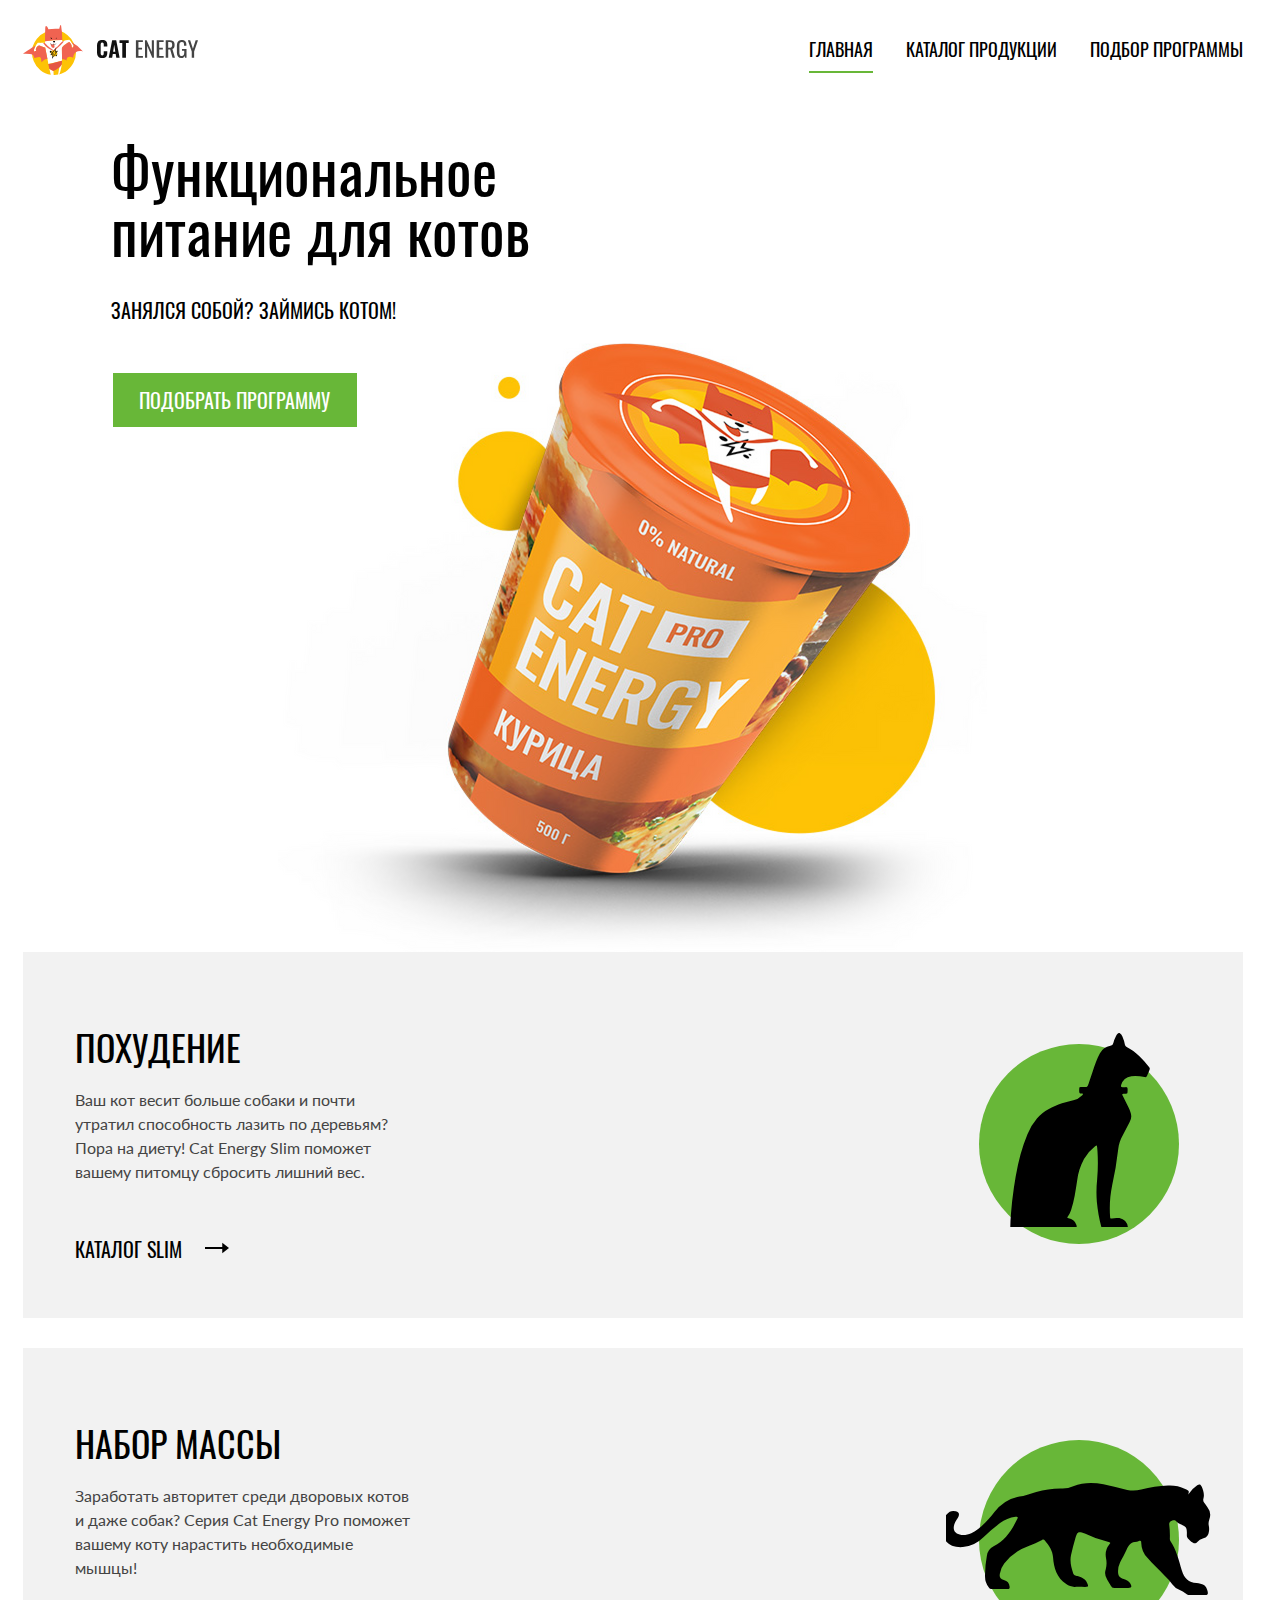
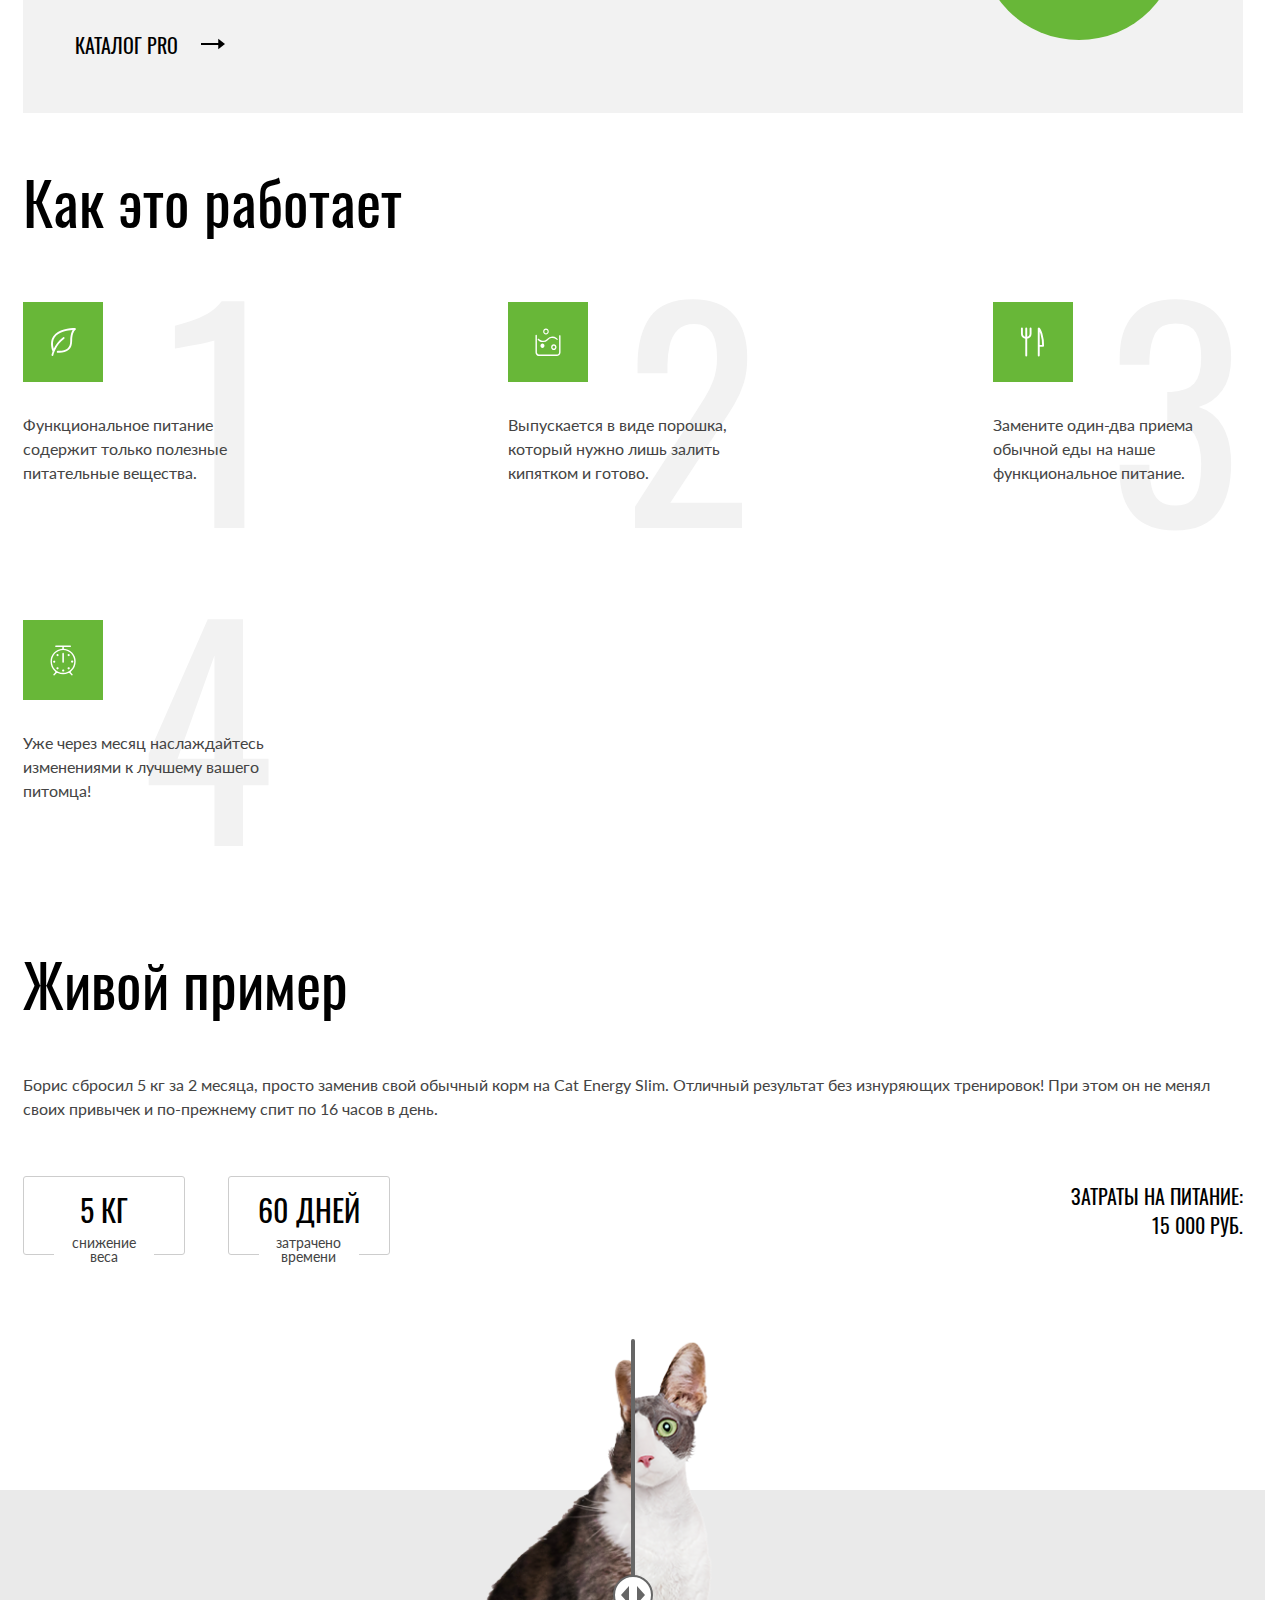
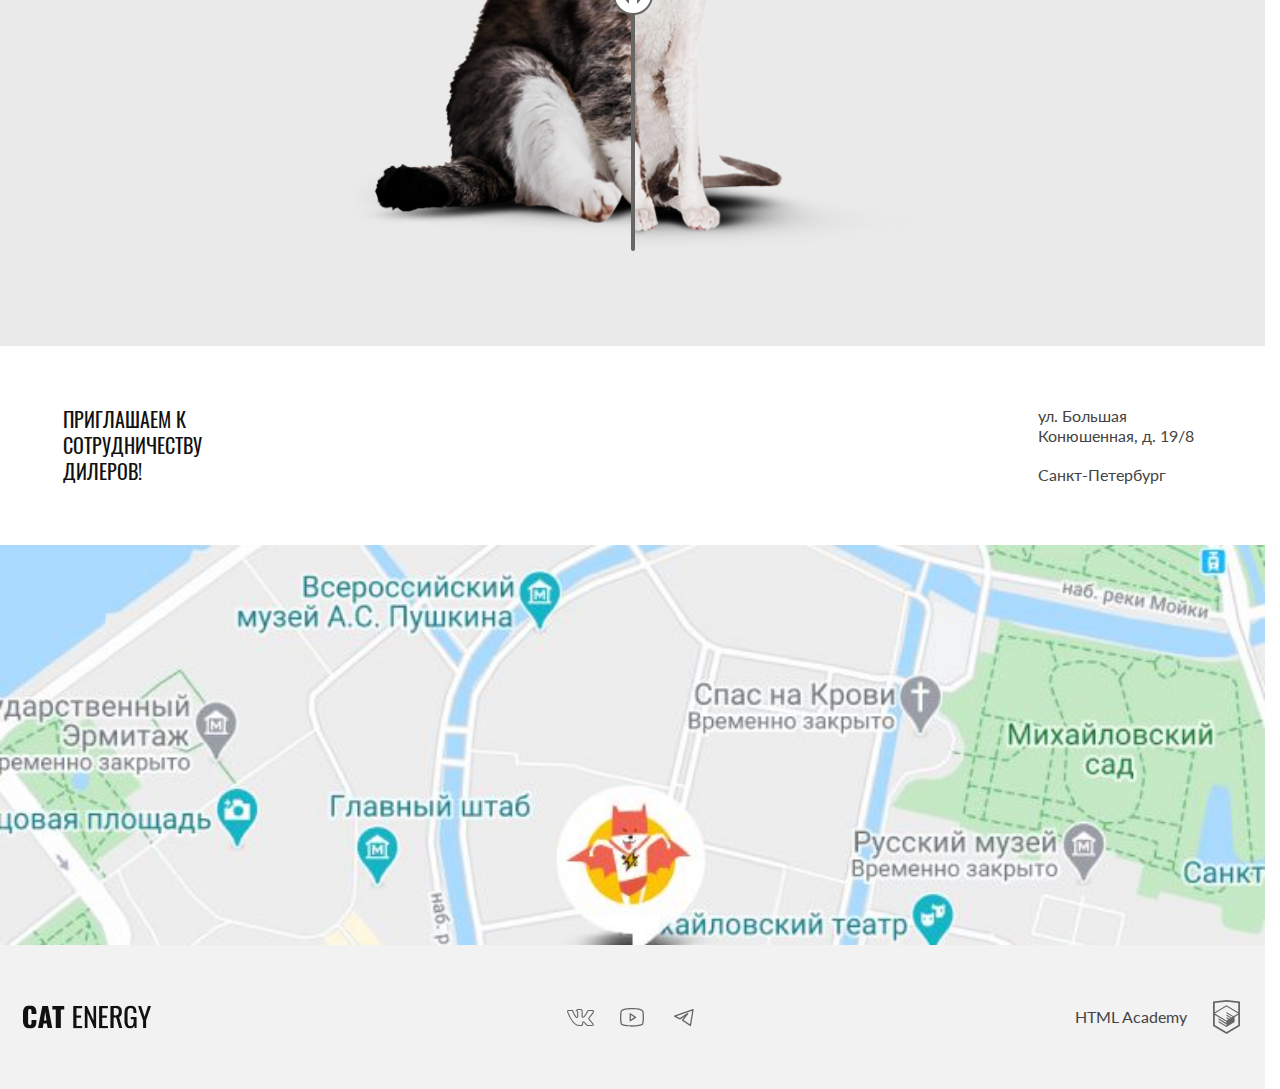
<file: index.html>
<!DOCTYPE html><html class="page" lang="ru"><head><meta charset="UTF-8"><title>Cat Energy</title><meta name="viewport" content="width=device-width,initial-scale=1"><link rel="icon" href="favicon.ico"><link rel="icon" href="favicons/icon.svg" type="image/svg+xml"><link rel="manifest" href="manifest.webmanifest"><link rel="stylesheet" href="styles/styles.css"><script src="scripts/index.js" defer="defer"></script></head><body class="page__body"><header class="header header--js"><div class="wrapper"><div class="header__wrapper-tablet"><div class="header__wrapper"><a class="header__logo-icon" href="index.html"><picture><source type="image/svg+xml" srcset="images/logo-desktop.svg" width="70" height="59" media="(min-width: 1440px)"><source type="image/svg+xml" srcset="images/logo-tablet.svg" width="60" height="50" media="(min-width: 768px)"><img src="images/logo-mobile.svg" width="33" height="38" alt="Логотип сайта Cat Energy"></picture></a><a class="header__logo-name" href="index.html"><picture><source type="image/svg+xml" srcset="images/logo-desktop-name.svg" width="118" height="21" media="(min-width: 1440px)"><source type="image/svg+xml" srcset="images/logo-tablet-name.svg" width="101" height="18" media="(min-width: 768px)"><img src="images/logo-mobile-name.svg" width="101" height="18" alt="Логотип сайта Cat Energy"></picture></a><button class="button-toggle button" type="button" aria-label="Открыть меню"><span></span> <span></span> <span></span></button></div><nav class="navigation"><ul class="navigation__list navigation-list"><li class="navigation-list__item"><a class="navigation-list__link navigation-list__link--light navigation-list__link--active-index" href="index.html">Главная</a></li><li class="navigation-list__item"><a class="navigation-list__link navigation-list__link--light" href="catalog.html">Каталог продукции</a></li><li class="navigation-list__item"><a class="navigation-list__link navigation-list__link--light" href="#">Подбор программы</a></li></ul></nav><noscript><nav class="navigation"><ul class="navigation__list navigation-list"><li class="navigation-list__item"><a class="navigation-list__link navigation-list__link--light navigation-list__link--active-index" href="index.html">Главная</a></li><li class="navigation-list__item"><a class="navigation-list__link navigation-list__link--light" href="catalog.html">Каталог продукции</a></li><li class="navigation-list__item"><a class="navigation-list__link navigation-list__link--light" href="#">Подбор программы</a></li></ul></nav></noscript></div></div></header><main><section class="hero"><div class="wrapper"><div class="hero__wrapper"><h1 class="hero__title">Функциональное питание для котов</h1><p class="hero__subtitle">Занялся собой? Займись котом!</p><picture><source type="image/png" media="(min-width: 1440px)" width="552" height="499" srcset="images/hero-image-desktop@1x.png, images/hero-image-desktop@2x.png 2x"><source type="image/png" media="(min-width: 768px)" width="709" height="609" srcset="images/hero-image-tablet@1x.png, images/hero-image-tablet@2x.png 2x"><img class="hero__img" src="images/hero-image-mobile@1x.png" srcset="images/hero-image-mobile@2x.png 2x" width="280" height="270" alt="hero image"></picture><a class="hero__button button button--primary" href="#" aria-label="Подобрать программу">Подобрать программу</a></div></div></section><section class="programs"><div class="wrapper"><h1 class="visually-hidden">Программы</h1><ul class="programs-list"><li class="programs-list__item programs-list__item--slim"><div class="programs-list__content"><h2 class="programs-list__title">похудение</h2><p class="programs-list__description">Ваш кот весит больше собаки и почти утратил способность лазить по деревьям? Пора на диету! Cat Energy Slim поможет вашему питомцу сбросить лишний вес.</p><a class="programs-list__link" href="#">каталог slim</a></div></li><li class="programs-list__item programs-list__item--pro"><div class="programs-list__content"><h2 class="programs-list__title">Набор массы</h2><p class="programs-list__description">Заработать авторитет среди дворовых котов и даже собак? Серия Cat Energy Pro поможет вашему коту нарастить необходимые мышцы!</p><a class="programs-list__link" href="#">каталог pro</a></div></li></ul></div></section><section class="instructions"><div class="wrapper"><h1 class="instructions__title">Как это работает</h1><ol class="instructions-list"><li class="instructions-list__item instructions-list__item--leaf"><p class="instructions-list__description">Функциональное питание содержит только полезные питательные вещества.</p></li><li class="instructions-list__item instructions-list__item--powder"><p class="instructions-list__description">Выпускается в виде порошка, который нужно лишь залить кипятком и готово.</p></li><li class="instructions-list__item instructions-list__item--eat"><p class="instructions-list__description">Замените один-два приема обычной еды на наше функциональное питание.</p></li><li class="instructions-list__item instructions-list__item--watch"><p class="instructions-list__description">Уже через месяц наслаждайтесь изменениями к лучшему вашего питомца!</p></li></ol></div></section><section class="example"><div class="wrapper"><h1 class="example__title">Живой пример</h1><div class="example__wrapper"><div class="example__content"><p>Борис сбросил 5 кг за 2 месяца, просто заменив свой обычный корм на Cat Energy Slim. Отличный результат без изнуряющих тренировок! При этом он не менял своих привычек и по-прежнему спит по 16 часов в день.</p><div class="example__wrapper-list"><ul class="example-list"><li class="example-list__item"><span class="example-list__description example-list__description--primary">5 КГ</span> <span class="example-list__description example-list__description--secondary">снижение веса</span></li><li class="example-list__item"><span class="example-list__description example-list__description--primary">60 ДНЕЙ</span> <span class="example-list__description example-list__description--secondary">затрачено времени</span></li></ul><div class="example-result"><span class="example-result__item">Затраты на питание:</span> <span class="example-result__item">15 000 РУБ.</span></div></div></div><div class="example__wrapper-slider"><div class="example-slider"><div class="example-slider__slide" id="before"><picture><source type="image/png" media="(min-width: 768px)" srcset="images/slider@1x.png, images/slider@2x.png 2x" width="560" height="512"><img class="example-slider__img example-slider__img--before" src="images/slider-mobile@1x.png" srcset="images/slider-mobile@2x.png 2x" width="280" height="256" alt="Изображение кота"></picture></div><div class="example-slider__slide example-slider__slide--before"><picture><source type="image/png" media="(min-width: 768px)" srcset="images/slider-2@1x.png, images/slider-2@2x.png 2x" width="560" height="512"><img class="example-slider__img example-slider__img--after" src="images/slider-mobile-2@1x.png" srcset="images/slider-mobile-2@2x.png 2x" width="280" height="256" alt="Изображение кота"></picture></div><div class="example-slider__switch"><button class="example-slider__button button" type="button" aria-label="Ползунок слайдера"></button></div></div></div></div></div></section><section class="location"><h1 class="visually-hidden">Карта</h1><div class="wrapper"><div class="location-content location-content--index"><p class="location-content__title">приглашаем к сотрудничеству дилеров!</p><address class="location-content__address">ул. Большая Конюшенная, д. 19/8 <span>Санкт-Петербург</span></address></div></div><div class="location__map"><iframe src="https://www.google.com/maps/embed?pb=!1m18!1m12!1m3!1d1998.6037876728612!2d30.320472477314524!3d59.938716474915104!2m3!1f0!2f0!3f0!3m2!1i1024!2i768!4f13.1!3m3!1m2!1s0x4696310fca145cc1%3A0x42b32648d8238007!2z0JHQvtC70YzRiNCw0Y8g0JrQvtC90Y7RiNC10L3QvdCw0Y8g0YPQuy4sIDE5LzgsINCh0LDQvdC60YIt0J_QtdGC0LXRgNCx0YPRgNCzLCAxOTExODY!5e0!3m2!1sru!2sru!4v1737270725801!5m2!1sru!2sru" width="600" height="450" style="border:0;" allowfullscreen="" loading="lazy" referrerpolicy="no-referrer-when-downgrade"></iframe></div></section></main><footer class="footer"><div class="wrapper"><div class="footer__wrapper"><div class="footer__wrapper-logo"><a class="footer__logo" href="#"><span class="visually-hidden">Логотип сайта Cat Energy</span></a></div><ul class="social-list"><li class="social-list__item"><a class="social-list__link social-list__link--vkontakte" href="#"><span class="visually-hidden">Вконтакте</span></a></li><li class="social-list__item"><a class="social-list__link social-list__link--youtube" href="#"><span class="visually-hidden">Ютуб</span></a></li><li class="social-list__item"><a class="social-list__link social-list__link--telegram" href="#"><span class="visually-hidden">Вконтакте</span></a></li></ul><a class="footer__copyright" href="#"><span>HTML Academy</span></a></div></div></footer></body></html>
</file>
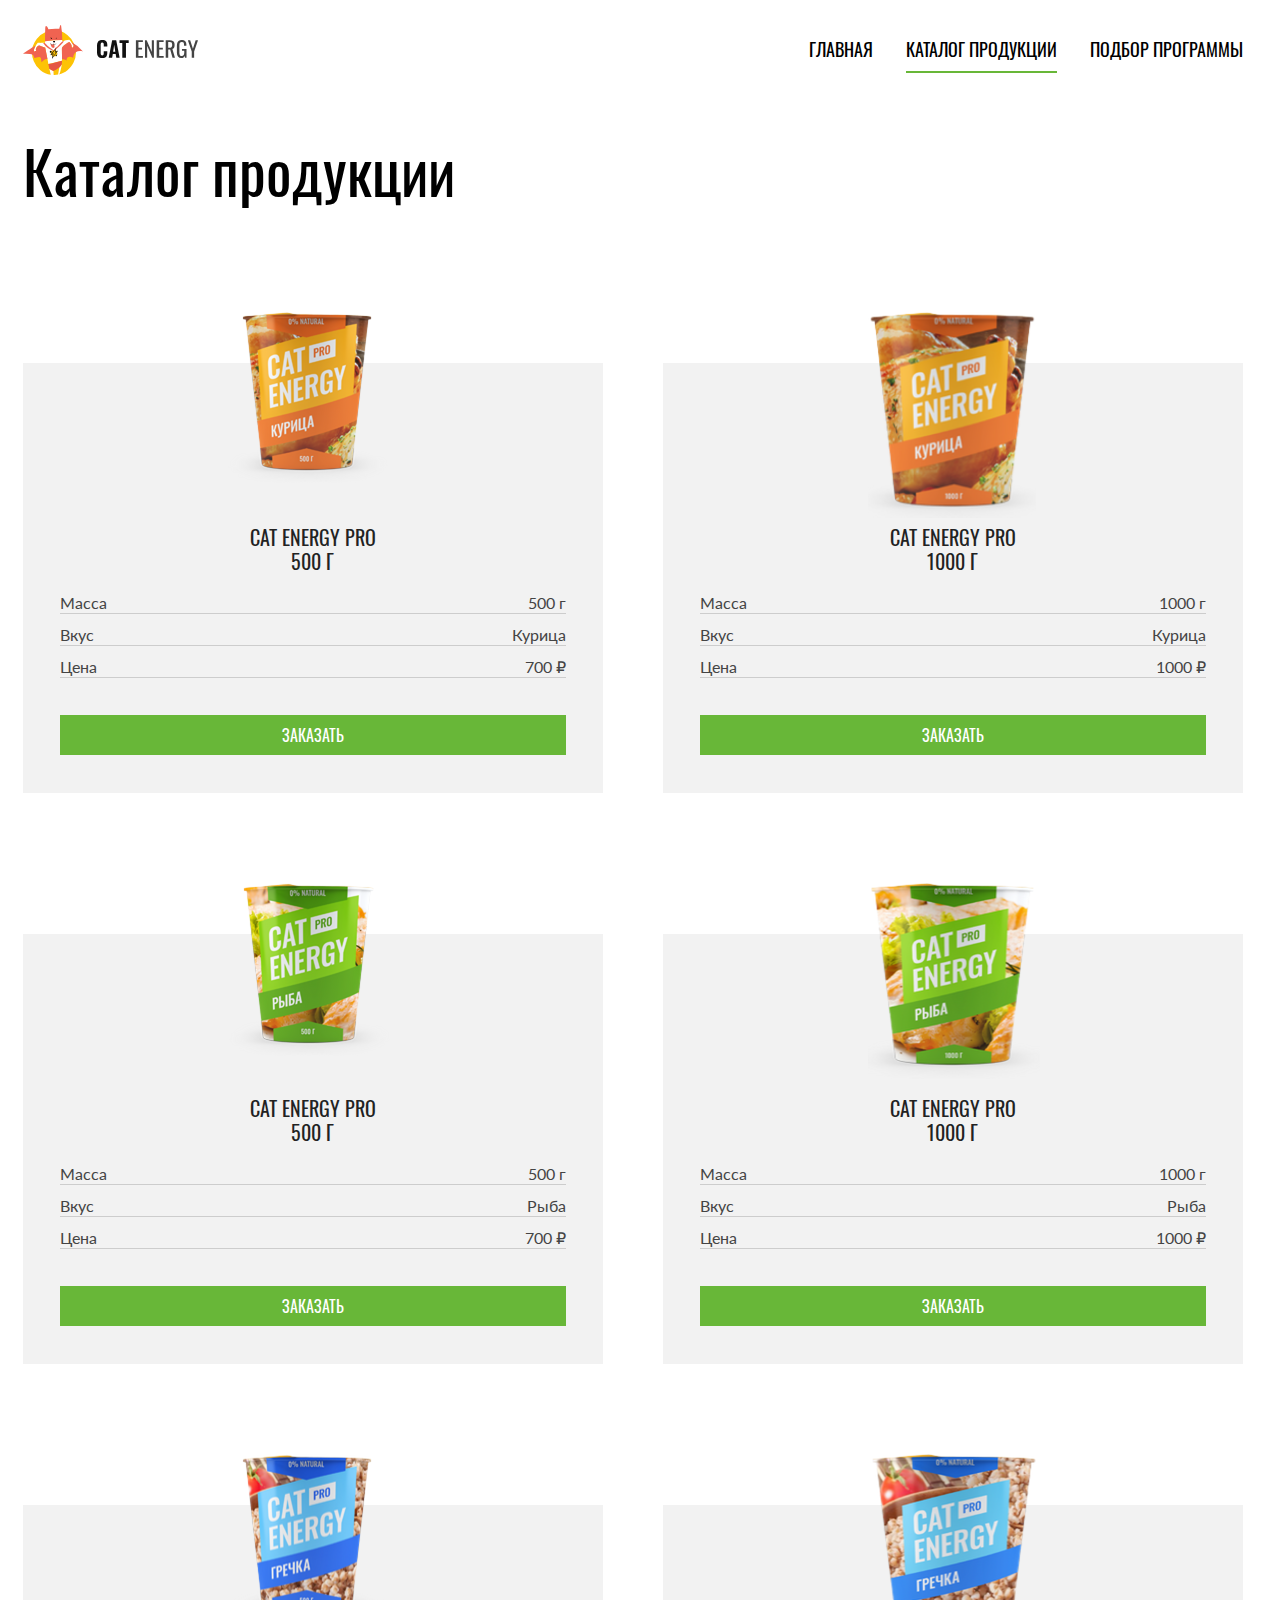
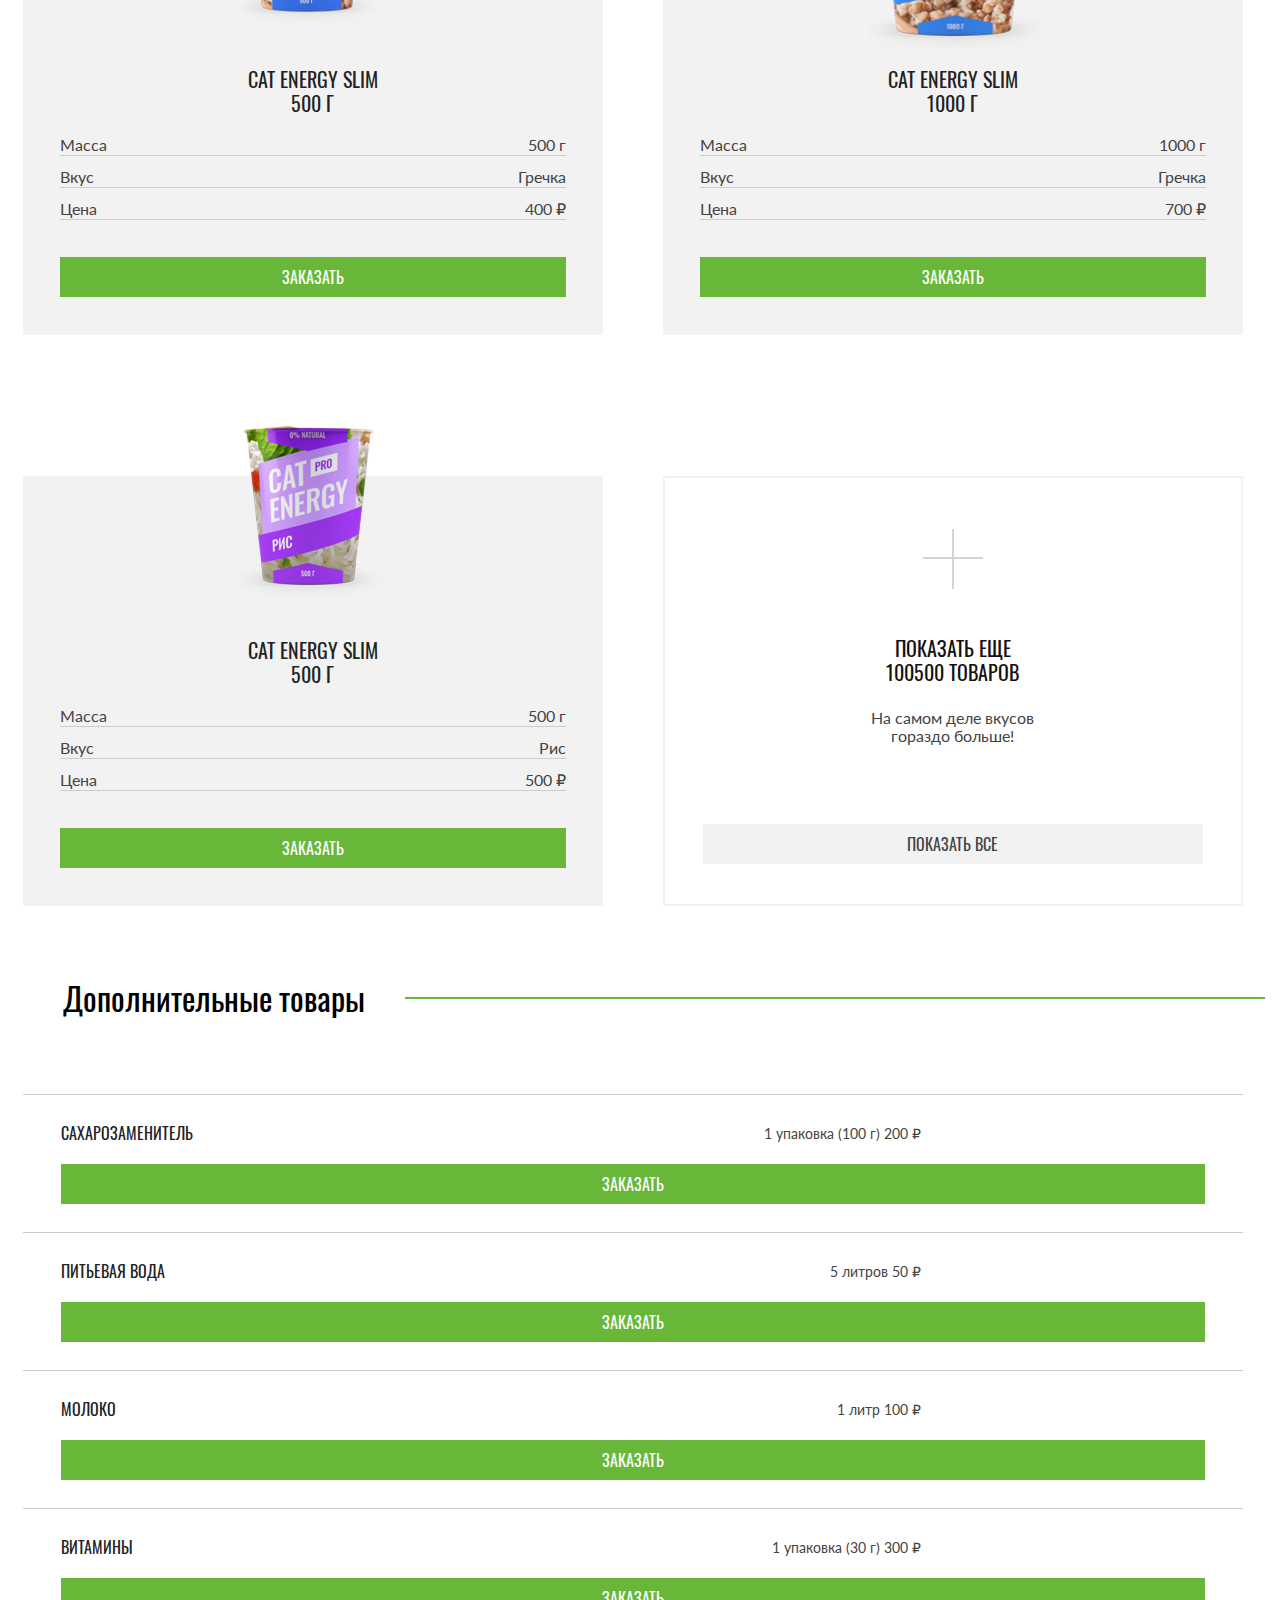
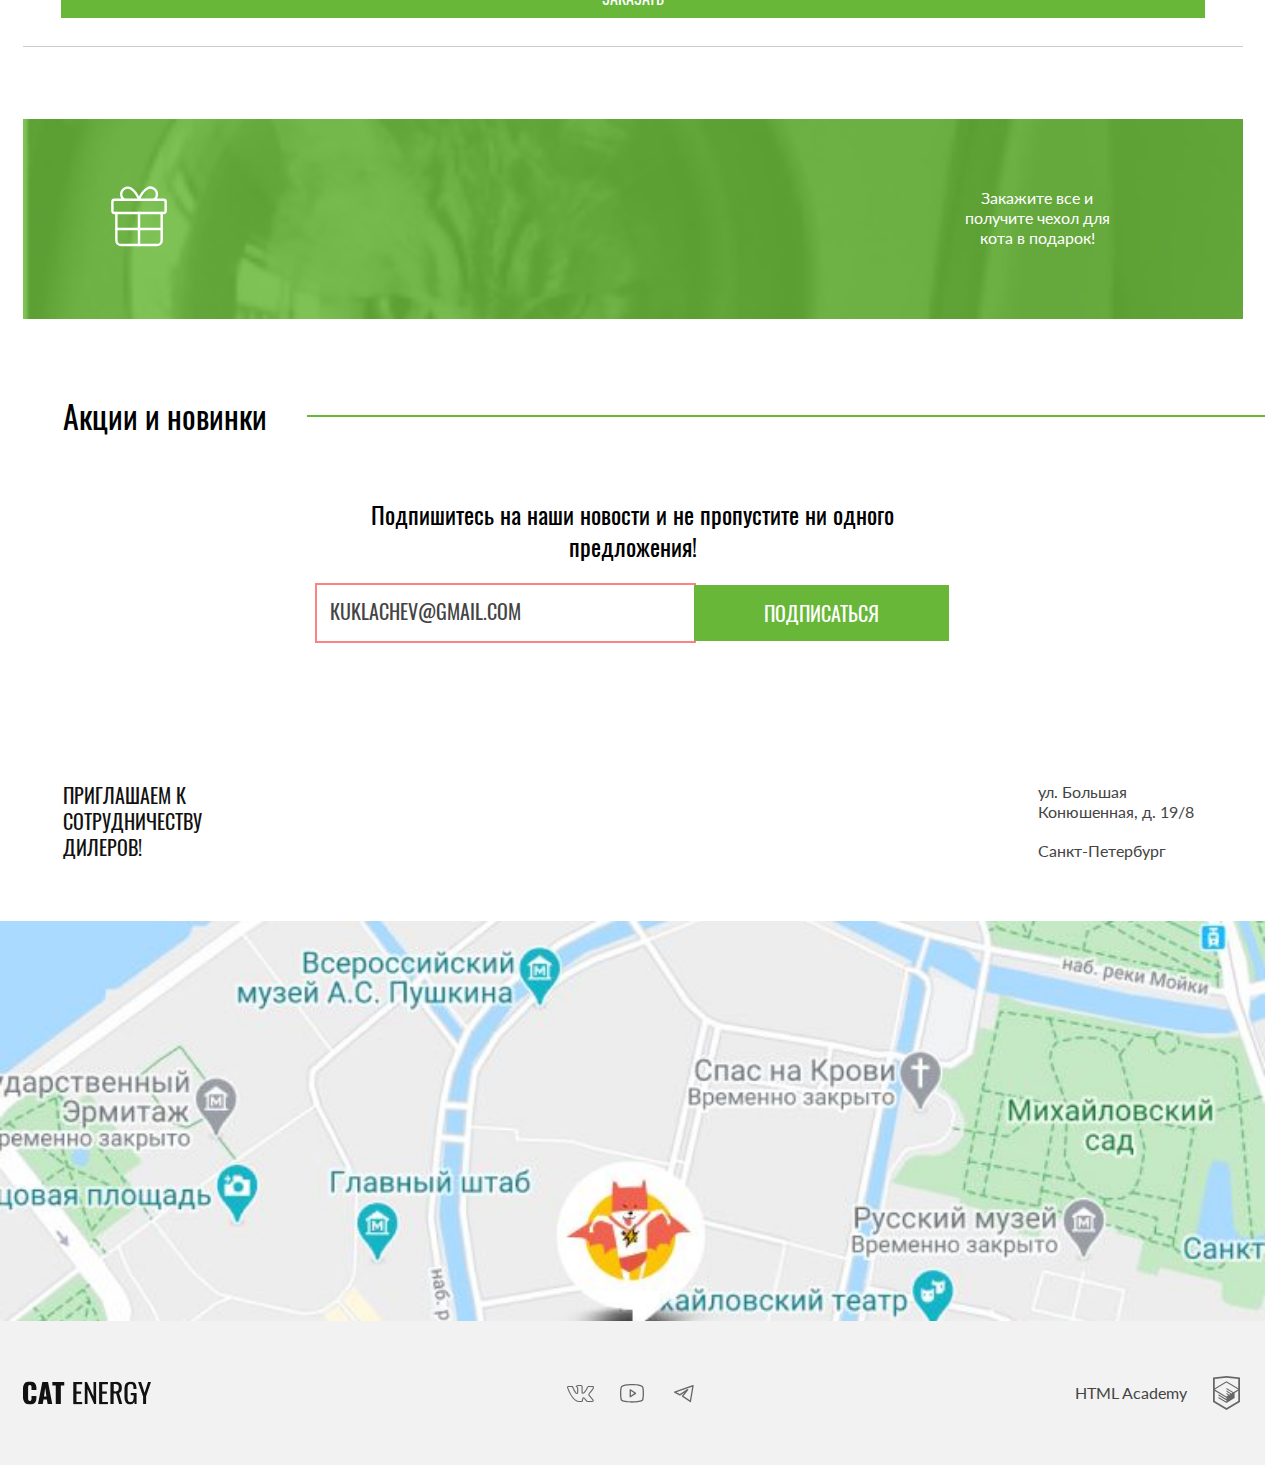
<file: catalog.html>
<!DOCTYPE html><html class="page" lang="ru"><head><meta charset="UTF-8"><title>Cat Energy</title><meta name="viewport" content="width=device-width,initial-scale=1"><link rel="icon" href="favicon.ico"><link rel="icon" href="favicons/icon.svg" type="image/svg+xml"><link rel="manifest" href="manifest.webmanifest"><link rel="stylesheet" href="styles/styles.css"><script src="scripts/index.js" defer="defer"></script></head><body class="page__body"><header class="header header--catalog"><div class="wrapper"><div class="header__wrapper-tablet"><div class="header__wrapper"><a class="header__logo-icon" href="index.html"><picture><source type="image/svg+xml" srcset="images/logo-desktop.svg" width="70" height="59" media="(min-width: 1440px)"><source type="image/svg+xml" srcset="images/logo-tablet.svg" width="60" height="50" media="(min-width: 768px)"><img src="images/logo-mobile.svg" width="33" height="38" alt="Логотип сайта Cat Energy"></picture></a><a class="header__logo-name" href="index.html"><picture><source type="image/svg+xml" srcset="images/logo-desktop-name.svg" width="118" height="21" media="(min-width: 1440px)"><source type="image/svg+xml" srcset="images/logo-tablet-name.svg" width="101" height="18" media="(min-width: 768px)"><img src="images/logo-mobile-name.svg" width="101" height="18" alt="Логотип сайта Cat Energy"></picture></a><button class="button-toggle button" type="button" aria-label="Открыть меню"><span></span> <span></span> <span></span></button></div><nav class="navigation"><ul class="navigation__list navigation-list"><li class="navigation-list__item"><a class="navigation-list__link navigation-list__link--dark" href="index.html">Главная</a></li><li class="navigation-list__item"><a class="navigation-list__link navigation-list__link--dark navigation-list__link--active-catalog" href="catalog.html">Каталог продукции</a></li><li class="navigation-list__item"><a class="navigation-list__link navigation-list__link--dark" href="#">Подбор программы</a></li></ul></nav><noscript><nav class="navigation"><ul class="navigation__list navigation-list"><li class="navigation-list__item"><a class="navigation-list__link navigation-list__link--light navigation-list__link--active-index" href="index.html">Главная</a></li><li class="navigation-list__item"><a class="navigation-list__link navigation-list__link--light" href="catalog.html">Каталог продукции</a></li><li class="navigation-list__item"><a class="navigation-list__link navigation-list__link--light" href="#">Подбор программы</a></li></ul></nav></noscript></div></div></header><main><section class="catalog"><div class="wrapper"><h1 class="catalog__title">Каталог продукции</h1><ul class="catalog-list"><li class="catalog__list-item card"><div class="card__wrapper"><a class="card__wrapper-link" href="#"><picture><source type="image/png" media="(min-width: 768px)" srcset="images/catalog-1@1x.png, images/catalog-1@2x.png 2x" width="161" height="172"><img src="images/catalog-mobile-1@1x.png" srcset="images/catalog-mobile-1@2x.png" width="68" height="86" alt="Cat Energy PRO 500 г"></picture></a><div class="card__info"><a href="#"><h3 class="card__name">Cat Energy PRO 500 г</h3></a><ul class="card__description"><li><span>Масса</span> <span>500 г</span></li><li><span>Вкус</span> <span>Курица</span></li><li><span>Цена</span> <span>700 ₽</span></li></ul></div></div><a class="card__link button button--primary" href="#">ЗАКАЗАТЬ</a></li><li class="catalog__list-item card"><div class="card__wrapper"><a class="card__wrapper-link" href="#"><picture><source type="image/png" media="(min-width: 768px)" srcset="images/catalog-2@1x.png, images/catalog-2@2x.png 2x" width="168" height="206"><img src="images/catalog-mobile-2@1x.png" srcset="images/catalog-mobile-2@2x.png" width="84" height="100" alt="Cat Energy PRO 1000 г"></picture></a><div class="card__info card__info--mb"><a href="#"><h3 class="card__name">Cat Energy PRO 1000 г</h3></a><ul class="card__description"><li><span>Масса</span> <span>1000 г</span></li><li><span>Вкус</span> <span>Курица</span></li><li><span>Цена</span> <span>1000 ₽</span></li></ul></div></div><a class="card__link button button--primary" href="#">ЗАКАЗАТЬ</a></li><li class="catalog__list-item card"><div class="card__wrapper"><a class="card__wrapper-link" href="#"><picture><source type="image/png" media="(min-width: 768px)" srcset="images/catalog-3@1x.png, images/catalog-3@2x.png 2x" width="163" height="174"><img src="images/catalog-mobile-3@1x.png" srcset="images/catalog-mobile-3@2x.png" width="68" height="78" alt="Cat Energy PRO 500 г"></picture></a><div class="card__info"><a href="#"><h3 class="card__name">Cat Energy PRO 500 г</h3></a><ul class="card__description"><li><span>Масса</span> <span>500 г</span></li><li><span>Вкус</span> <span>Рыба</span></li><li><span>Цена</span> <span>700 ₽</span></li></ul></div></div><a class="card__link button button--primary" href="#">ЗАКАЗАТЬ</a></li><li class="catalog__list-item card"><div class="card__wrapper"><a class="card__wrapper-link" href="#"><picture><source type="image/png" media="(min-width: 768px)" srcset="images/catalog-4@1x.png, images/catalog-4@2x.png 2x" width="172" height="196"><img src="images/catalog-mobile-4@1x.png" srcset="images/catalog-mobile-4@2x.png" width="84" height="100" alt="Cat Energy PRO 1000 г"></picture></a><div class="card__info card__info--mb"><a href="#"><h3 class="card__name">Cat Energy PRO 1000 г</h3></a><ul class="card__description"><li><span>Масса</span> <span>1000 г</span></li><li><span>Вкус</span> <span>Рыба</span></li><li><span>Цена</span> <span>1000 ₽</span></li></ul></div></div><a class="card__link button button--primary" href="#">ЗАКАЗАТЬ</a></li><li class="catalog__list-item card"><div class="card__wrapper"><a class="card__wrapper-link" href="#"><picture><source type="image/png" media="(min-width: 768px)" srcset="images/catalog-5@1x.png, images/catalog-5@2x.png 2x" width="161" height="171"><img src="images/catalog-mobile-5@1x.png" srcset="images/catalog-mobile-5@2x.png" width="68" height="78" alt="Cat Energy SLIM 500 г"></picture></a><div class="card__info"><a href="#"><h3 class="card__name">Cat Energy SLIM 500 г</h3></a><ul class="card__description"><li><span>Масса</span> <span>500 г</span></li><li><span>Вкус</span> <span>Гречка</span></li><li><span>Цена</span> <span>400 ₽</span></li></ul></div></div><a class="card__link button button--primary" href="#">ЗАКАЗАТЬ</a></li><li class="catalog__list-item card"><div class="card__wrapper"><a class="card__wrapper-link" href="#"><picture><source type="image/png" media="(min-width: 768px)" srcset="images/catalog-6@1x.png, images/catalog-6@2x.png 2x" width="172" height="196"><img src="images/catalog-mobile-6@1x.png" srcset="images/catalog-mobile-6@2x.png" width="84" height="100" alt="Cat Energy SLIM 1000 г"></picture></a><div class="card__info card__info--mb"><a href="#"><h3 class="card__name">Cat Energy SLIM 1000 г</h3></a><ul class="card__description"><li><span>Масса</span> <span>1000 г</span></li><li><span>Вкус</span> <span>Гречка</span></li><li><span>Цена</span> <span>700 ₽</span></li></ul></div></div><a class="card__link button button--primary" href="#">ЗАКАЗАТЬ</a></li><li class="catalog__list-item card"><div class="card__wrapper"><a class="card__wrapper-link" href="#"><picture><source type="image/png" media="(min-width: 768px)" srcset="images/catalog-7@1x.png, images/catalog-7@2x.png 2x" width="163" height="174"><img src="images/catalog-mobile-7@1x.png" srcset="images/catalog-mobile-7@2x.png" width="72" height="84" alt="Cat Energy SLIM 500 г"></picture></a><div class="card__info"><a href="#"><h3 class="card__name">Cat Energy SLIM 500 г</h3></a><ul class="card__description"><li><span>Масса</span> <span>500 г</span></li><li><span>Вкус</span> <span>Рис</span></li><li><span>Цена</span> <span>500 ₽</span></li></ul></div></div><a class="card__link button button--primary" href="#">ЗАКАЗАТЬ</a></li><li class="catalog__list-item card card-show card--show"><button class="card__button-show button" type="button" aria-label="Показать еще"><span></span> <span></span></button><div class="card__info card-show__info"><h3 class="card__name card-show__title">Показать еще 100500 товаров</h3><p class="card-show__subtitle">На самом деле вкусов гораздо больше!</p></div><button class="button button--secondary" type="button">ПОКАЗАТЬ ВСЕ</button></li></ul></div></section><section class="additional-products"><div class="wrapper"><h1 class="additional-products__title">Дополнительные товары</h1><div class="additional-products__wrapper"><ul class="additional-products__list"><li class="additional-products__item"><div class="additional-products__item-wrapper"><a href="#"><h3 class="additional-products__name">Сахарозаменитель</h3></a><ul class="additional-products__description"><li><span>1 упаковка (100 г)</span> <span>200 ₽</span></li></ul></div><a class="additional-products__link button button--primary" href="#">ЗАКАЗАТЬ</a></li><li class="additional-products__item"><div class="additional-products__item-wrapper"><a href="#"><h3 class="additional-products__name">питьевая вода</h3></a><ul class="additional-products__description"><li><span>5 литров</span> <span>50 ₽</span></li></ul></div><a class="additional-products__link button button--primary" href="#">ЗАКАЗАТЬ</a></li><li class="additional-products__item"><div class="additional-products__item-wrapper"><a href="#"><h3 class="additional-products__name">молоко</h3></a><ul class="additional-products__description"><li><span>1 литр</span> <span>100 ₽</span></li></ul></div><a class="additional-products__link button button--primary" href="#">ЗАКАЗАТЬ</a></li><li class="additional-products__item"><div class="additional-products__item-wrapper"><a href="#"><h3 class="additional-products__name">витамины</h3></a><ul class="additional-products__description"><li><span>1 упаковка (30 г)</span> <span>300 ₽</span></li></ul></div><a class="additional-products__link button button--primary" href="#">ЗАКАЗАТЬ</a></li></ul><div class="additional-products__promo"><p class="additional-products__text">Закажите все и получите чехол для кота в подарок!</p></div></div></div></section><section class="subscription"><div class="wrapper"><h1 class="subscription__title">Акции и новинки</h1><p class="subscription__subtitle">Подпишитесь на наши новости и не пропустите ни одного предложения!</p><form class="form" action="https://echo.htmlacademy.ru/" method="get"><div class="form__wrapper"><label><input class="form__input" type="email" name="user-email" id="user-email" placeholder="кuklachev@gmail.com" required></label> <button class="form__button button button--primary" type="submit">ПОДПИСАТЬСЯ</button></div></form></div></section><section class="location"><h1 class="visually-hidden">Карта</h1><div class="wrapper"><div class="location-content location-content--index"><p class="location-content__title">приглашаем к сотрудничеству дилеров!</p><address class="location-content__address">ул. Большая Конюшенная, д. 19/8 <span>Санкт-Петербург</span></address></div></div><div class="location__map"><iframe src="https://www.google.com/maps/embed?pb=!1m18!1m12!1m3!1d1998.6037876728612!2d30.320472477314524!3d59.938716474915104!2m3!1f0!2f0!3f0!3m2!1i1024!2i768!4f13.1!3m3!1m2!1s0x4696310fca145cc1%3A0x42b32648d8238007!2z0JHQvtC70YzRiNCw0Y8g0JrQvtC90Y7RiNC10L3QvdCw0Y8g0YPQuy4sIDE5LzgsINCh0LDQvdC60YIt0J_QtdGC0LXRgNCx0YPRgNCzLCAxOTExODY!5e0!3m2!1sru!2sru!4v1737270725801!5m2!1sru!2sru" width="600" height="450" style="border:0;" allowfullscreen="" loading="lazy" referrerpolicy="no-referrer-when-downgrade"></iframe></div></section></main><footer class="footer"><div class="wrapper"><div class="footer__wrapper"><div class="footer__wrapper-logo"><a class="footer__logo" href="index.html"><span class="visually-hidden">Логотип сайта Cat Energy</span></a></div><ul class="social-list"><li class="social-list__item"><a class="social-list__link social-list__link--vkontakte" href="#"><span class="visually-hidden">Вконтакте</span></a></li><li class="social-list__item"><a class="social-list__link social-list__link--youtube" href="#"><span class="visually-hidden">Ютуб</span></a></li><li class="social-list__item"><a class="social-list__link social-list__link--telegram" href="#"><span class="visually-hidden">Вконтакте</span></a></li></ul><a class="footer__copyright" href="#"><span>HTML Academy</span></a></div></div></footer></body></html>
</file>
<file: styles/styles.css>
@font-face{font-family:Lato;font-weight:400;font-style:normal;src:url(../fonts/lato/Lato-Regular.woff2)format("woff2");font-display:swap}@font-face{font-family:Oswald;font-weight:400;font-style:normal;src:url(../fonts/oswald/oswaldregular.woff2)format("woff2");font-display:swap}*,:after,:before{box-sizing:border-box}a{font-family:inherit;text-decoration:none}ul,ol{margin:0;padding:0;list-style-type:none}h1,h2,h3,h4,h5,h6,p{margin:0;padding:0}.visually-hidden{clip:rect(0 0 0 0);border:0;width:1px;height:1px;margin:-1px;padding:0;position:absolute;overflow:hidden}body{font-family:Lato,sans-serif;position:relative}main{position:relative}@media (width>=1440px){main{position:static}}html{scrollbar-gutter:stable}.button{all:unset;cursor:pointer;text-align:center;text-transform:uppercase;font-family:Oswald,sans-serif;font-size:16px;font-weight:400;line-height:20px;transition:all .2s ease-in;display:block}.button--primary{color:#fff;background-color:#68b738;padding:10px 26px}.button--primary:hover{background-color:#5eaa2f}.button--primary:active{color:#ffffff4d;background-color:#5eaa2f}.button--secondary{color:#444;background-color:#f2f2f2;width:100%;padding:10px 0}.button--secondary:hover,.button--secondary:active{background-color:#ebebeb}.button-toggle{justify-self:end;width:24px;height:24px;display:block;position:relative}@media (width>=768px){.button-toggle{display:none}}.button-toggle span{background-color:#000;width:100%;height:2px;transition:all .2s ease-in;position:absolute;left:0}.button-toggle span:first-child{top:2px}.button-toggle span:nth-child(2){top:10px}.button-toggle span:last-child{bottom:4px}.button-toggle--active span:nth-child(2){opacity:0;transform:translate(-100%)}.button-toggle--active span:first-child{top:10px;transform:rotate(45deg)}.button-toggle--active span:last-child{bottom:12px;transform:rotate(-45deg)}.header{padding:13px 0 15px}@media (width>=768px){.header{padding-top:25px;padding-bottom:0}}@media (width>=1440px){.header{padding-top:55px}}.header--catalog{border-bottom:1px solid #d9d9d9;margin-bottom:27px}@media (width>=768px){.header--catalog{border:none;margin-bottom:65px}}@media (width>=1440px){.header--catalog{margin-bottom:74px}}.header__wrapper{z-index:100;grid-template-columns:repeat(3,1fr);align-items:center;display:grid;position:relative}@media (width>=768px){.header__wrapper{gap:14px;display:flex}.header__wrapper:hover .header__logo-icon,.header__wrapper:hover .header__logo-name{opacity:.8}.header__wrapper:active .header__logo-icon,.header__wrapper:active .header__logo-name{opacity:.6}}.header__logo-icon{justify-self:baseline;transition:all .2s ease-in}.header__logo-icon:hover{opacity:.8}.header__logo-icon:active{opacity:.6}@media (width>=768px){.header__logo-icon:hover,.header__logo-icon:active{opacity:1}}.header__logo-icon img{display:block}.header__logo-name{justify-self:center;transition:all .2s ease-in}.header__logo-name:hover{opacity:.8}.header__logo-name:active{opacity:.6}@media (width>=768px){.header__logo-name:hover,.header__logo-name:active{opacity:1}.header__wrapper-tablet{justify-content:space-between;align-items:center;gap:94px;display:flex}}@media (width>=1440px){.header__wrapper-tablet{justify-content:space-between}}.page{height:100%}.page__body{margin:0}.wrapper{max-width:1240px;margin:0 auto;padding:0 10px}.navigation{max-width:480px;font-family:Oswald,sans-serif}@media (width>=1440px){.navigation{padding-top:10px}}.navigation-list__item{justify-content:center;width:100%;display:flex;position:relative}.navigation-list__item:before{content:"";background-color:#e6e6e6;width:100vw;height:1px;position:absolute}@media (width>=768px){.navigation-list__item{border:none;width:auto;display:block}.navigation-list__item:before{display:none}}.navigation-list__link{text-align:left;text-transform:uppercase;color:#000;padding:22px 0 24px;font-size:20px;font-weight:400;line-height:20px;display:block}@media (width>=768px){.navigation-list__link{padding:10px 0;font-size:18px;line-height:24px}}@media (width>=1440px){.navigation-list__link{padding:8px 0;font-size:20px;font-weight:400;line-height:29.64px}.navigation-list__link--light{color:#fff}}@media (width>=768px){.navigation-list__link--active-index{border-bottom:2px solid #68b738}}@media (width>=1440px){.navigation-list__link--active-index{border-bottom:2px solid #fff}}@media (width>=768px){.navigation-list__link--active-catalog{border-bottom:2px solid #68b738}}.navigation-list{display:none}@media (width>=768px){.navigation-list{flex-flow:wrap;gap:33px;padding:0;display:flex}}.open{z-index:10;background-color:#fff;flex-direction:column;align-items:center;padding:66px 20px 0;display:flex;position:fixed;top:0;left:0;right:0}noscript .navigation-list{flex-direction:column;align-items:center;display:flex}@media (width>=768px){noscript .navigation-list{border:none;flex-flow:wrap;gap:33px;padding:0}}noscript .navigation{margin-top:15px}@media (width>=768px){noscript .navigation{margin-top:0}}noscript .navigation-list__item{border-top:1px solid #e6e6e6;justify-content:center;width:100%;display:flex}.hero{margin-bottom:20px;padding-top:27px}@media (width>=768px){.hero{margin-bottom:0;padding-top:65px}}@media (width>=1440px){.hero{margin-bottom:134px;padding-top:0}}.hero:after{content:"";z-index:-1;background-image:linear-gradient(#68b738d9,#68b738d9),url(../images/hero-bg@2x.jpg);background-position:top;background-repeat:no-repeat;background-size:cover;width:100%;height:302px;position:absolute;top:0;right:0}@media (width>=768px){.hero:after{display:none}}@media (width>=1440px){.hero:after{background-image:linear-gradient(#68b738d9,#68b738d9),url(../images/hero-bg@2x.jpg);background-position:0 0;width:50%;height:694px;display:block}}.hero__title{text-align:center;color:#fff;margin-bottom:25px;font-family:Oswald,sans-serif;font-size:36px;font-weight:400;line-height:36px}@media (width>=768px){.hero__title{color:#000;text-align:left;max-width:420px;margin-bottom:40px;margin-left:88px;font-size:60px;font-weight:400;line-height:60px}}@media (width>=1440px){.hero__title{margin-left:80px;padding-top:110px}}.hero__subtitle{text-align:center;color:#fff;text-transform:uppercase;margin-bottom:29px;font-family:Oswald,sans-serif;font-size:14px;font-weight:400;line-height:14px}@media (width>=768px){.hero__subtitle{color:#000;margin-bottom:53px;margin-left:88px;font-size:20px;line-height:20px}}@media (width>=1440px){.hero__subtitle{margin-left:80px}}.hero__wrapper{grid-template-rows:max-content max-content 1fr max-content;justify-items:stretch;display:grid}@media (width>=1440px){.hero__wrapper{grid-template-columns:max-content max-content}}@media (width>=768px){.hero__wrapper{justify-items:start}}.hero__wrapper picture{justify-self:center;margin-bottom:3px}.hero__wrapper picture img{display:block}@media (width>=768px){.hero__wrapper picture{grid-row:4/5;margin-top:-84px;margin-bottom:0}}@media (width>=1440px){.hero__wrapper picture{grid-area:1/2/4/3;margin-top:29px;margin-left:-54px}}.hero__button{align-self:baseline}@media (width>=768px){.hero__button{width:244px;margin-left:90px;padding:14px 0;font-size:20px;line-height:26px}}@media (width>=1440px){.hero__button{margin-left:80px}}.programs{margin-bottom:25px}@media (width>=768px){.programs{margin-bottom:58px}}@media (width>=1440px){.programs{margin-bottom:71px}}.programs-list{flex-direction:column;gap:20px;display:flex}@media (width>=768px){.programs-list{gap:30px}}@media (width>=1440px){.programs-list{flex-direction:row;gap:80px}}.programs-list__title{text-align:left;color:#000;text-transform:uppercase;font-family:Oswald,sans-serif;font-size:24px;font-weight:400;line-height:37px}@media (width>=768px){.programs-list__title{font-size:36px;font-weight:400;line-height:36px}}.programs-list__description{text-align:left;color:#444;font-family:Lato,sans-serif;font-size:14px;font-weight:400;line-height:18px}@media (width>=768px){.programs-list__description{font-size:16px;font-weight:400;line-height:24px}}.programs-list__link{text-align:center;color:#000;text-transform:uppercase;padding-right:47px;font-family:Oswald,sans-serif;font-size:16px;font-weight:400;line-height:16px;position:relative}@media (width>=768px){.programs-list__link{font-size:20px;font-weight:400;line-height:29.64px}}@media (width>=1440px){.programs-list__link{margin-top:auto;padding-right:50px}}.programs-list__link:after{content:"";background-color:#000;width:24px;height:12px;transition:all .2s ease-in;position:absolute;top:8px;right:0;-webkit-mask-image:url(../images/arrow-link.svg);mask-image:url(../images/arrow-link.svg);-webkit-mask-size:24px 12px;mask-size:24px 12px;-webkit-mask-repeat:no-repeat;mask-repeat:no-repeat}.programs-list__link:hover:after{transform:scale(1.3)}.programs-list__link:active{opacity:.3}.programs-list__item{background-color:#f2f2f2;padding:30px 20px 18px;position:relative}@media (width>=768px){.programs-list__item{padding:77px 63px 53px 52px}}@media (width>=1440px){.programs-list__item{max-width:570px;padding:77px 61px 55px 52px}}.programs-list__item .programs-list__title{margin-bottom:29px;padding-left:73px}@media (width>=768px){.programs-list__item .programs-list__title{margin-bottom:23px;padding-left:0}}@media (width>=1440px){.programs-list__item .programs-list__title{margin-bottom:73px;padding-left:162px}}.programs-list__item .programs-list__description{border-bottom:1px solid #d9d9d9;max-width:227px;margin-bottom:27px;padding-bottom:13px}@media (width>=768px){.programs-list__item .programs-list__description{border:none;max-width:100%;margin-bottom:51px;padding-bottom:0}}@media (width>=1440px){.programs-list__item .programs-list__description{margin-bottom:30px}}.programs-list__item:after{content:"";background-color:#68b738;border-radius:50%;width:50px;height:50px;position:absolute;top:24px;left:20px}@media (width>=768px){.programs-list__item:after{width:200px;height:200px;top:92px;left:auto;right:64px}}@media (width>=1440px){.programs-list__item:after{width:100px;height:100px;top:47px;left:52px;right:auto}}.programs-list__item--pro:before{content:"";z-index:10;background-image:url(../icons/stack.svg#cat-pro);background-repeat:no-repeat;background-size:67px 28px;width:67px;height:28px;position:absolute;top:35px;left:13px}@media (width>=768px){.programs-list__item--pro:before{background-size:268px 112px;width:268px;height:112px;top:135px;left:auto;right:29px}}@media (width>=1440px){.programs-list__item--pro:before{background-size:134px 56px;width:134px;height:56px;top:67px;left:33px;right:auto}}.programs-list__item--slim:before{content:"";z-index:10;background-image:url(../icons/stack.svg#cat-slim);background-position:50%;background-repeat:no-repeat;background-size:36px 50px;width:36px;height:50px;position:absolute;top:21px;left:27px}@media (width>=768px){.programs-list__item--slim:before{background-size:140px 194px;width:140px;height:194px;top:81px;left:auto;right:93px}}@media (width>=1440px){.programs-list__item--slim:before{background-size:70px 97px;width:70px;height:97px;top:41px;left:67px;right:auto}}@media (width>=768px){.programs-list__content{max-width:340px}}@media (width>=1440px){.programs-list__content{flex-direction:column;align-items:baseline;max-width:100%;height:100%;display:flex}}.instructions{margin-bottom:52px}@media (width>=768px){.instructions{margin-bottom:53px}}@media (width>=1440px){.instructions{margin-bottom:30px}}.instructions__title{text-align:left;color:#000;margin-bottom:40px;font-family:Oswald,sans-serif;font-size:36px;font-weight:400;line-height:40px}@media (width>=768px){.instructions__title{margin-bottom:71px;font-size:60px;line-height:60px}}@media (width>=1440px){.instructions__title{margin-bottom:73px}}.instructions-list__description{text-align:left;color:#444;font-family:Lato,sans-serif;font-size:14px;font-weight:400;line-height:18px}@media (width>=768px){.instructions-list__description{text-align:left;font-size:16px;font-weight:400;line-height:24px}}.instructions-list{flex-direction:column;justify-content:space-between;gap:19px;display:flex}@media (width>=768px){.instructions-list{counter-reset:myCounter;flex-flow:wrap;gap:38px 135px}}@media (width>=1440px){.instructions-list{justify-content:space-between;gap:24px}}.instructions-list__item{align-items:center;height:60px;padding-left:80px;display:flex;position:relative}@media (width>=768px){.instructions-list__item{flex-direction:column;max-width:250px;height:auto;min-height:280px;padding-top:111px;padding-left:0}.instructions-list__item:after{counter-increment:myCounter;content:counter(myCounter);color:#f2f2f2;z-index:-1;font-family:Oswald,sans-serif;font-size:280px;font-weight:400;line-height:280px;position:absolute;top:-40px;right:0}}.instructions-list__item:before{content:"";background-color:#68b738;background-position:50%;background-repeat:no-repeat;width:60px;height:60px;position:absolute;top:0;left:0}@media (width>=768px){.instructions-list__item:before{width:80px;height:80px}}.instructions-list__item--leaf:before{background-image:url(../icons/stack.svg#leaf);background-size:30px 32px}.instructions-list__item--powder:before{background-image:url(../icons/stack.svg#powder);background-size:26px 29px}.instructions-list__item--eat:before{background-image:url(../icons/stack.svg#eat);background-size:25px 30px}.instructions-list__item--watch:before{background-image:url(../icons/stack.svg#watch);background-size:26px 31px}.example{background-color:#eaeaea;padding-top:25px;padding-bottom:58px}@media (width>=768px){.example{background:0 0;padding-top:0;padding-bottom:0;overflow:hidden}}@media (width>=1440px){.example__wrapper{background-color:#eaeaea;grid-template-columns:repeat(2,1fr);padding:70px 0 75px;display:grid;position:relative}.example__wrapper:after{content:"";background-color:#eaeaea;width:100%;height:100%;position:absolute;top:0;left:-100%}.example__wrapper:before{content:"";background-color:#eaeaea;width:100%;height:100%;position:absolute;top:0;right:-100%}}.example__title{text-align:left;color:#000;margin-bottom:40px;font-family:Oswald,sans-serif;font-size:36px;font-weight:400;line-height:40px}@media (width>=768px){.example__title{margin-bottom:60px;font-size:60px;line-height:60px}}@media (width>=1440px){.example__title{margin-bottom:76px}.example__content{max-width:436px}}.example__content p{text-align:left;color:#444;margin-bottom:20px;font-family:Lato,sans-serif;font-size:14px;font-weight:400;line-height:18px}@media (width>=768px){.example__content p{margin-bottom:55px;font-size:16px;line-height:24px}}@media (width>=1440px){.example__content p{margin-bottom:69px}}@media (width>=768px){.example-result{align-self:baseline;padding-top:10px}}@media (width>=1440px){.example-result{padding-top:0}}.example-list__description--primary{text-align:center;color:#000;text-transform:uppercase;font-family:Oswald,sans-serif;font-size:24px;font-weight:400;line-height:24px}@media (width>=768px){.example-list__description--primary{font-size:30px;line-height:37px}}.example-list__description--secondary{text-align:center;color:#444;z-index:10;background-color:#eaeaea;max-width:80px;margin-bottom:-10px;font-family:Lato,sans-serif;font-size:12px;font-weight:400;line-height:12px;position:relative;left:50%;transform:translate(-50%)}@media (width>=768px){.example-list__description--secondary{background-color:#fff;max-width:100px;padding-inline:10px;font-size:14px;line-height:14px}}@media (width>=1440px){.example-list__description--secondary{background-color:#eaeaea}}.example-result{justify-content:center;display:flex}@media (width>=768px){.example-result{flex-direction:column;align-items:flex-end;gap:9px}}@media (width>=1440px){.example-result{flex-direction:row;gap:63px}}.example-result__item{text-transform:uppercase;text-align:center;color:#000;font-family:Oswald,sans-serif;font-size:14px;font-weight:400;line-height:20px}@media (width>=768px){.example-result__item{font-size:20px;line-height:20px}}.example-list{justify-content:space-between;align-items:center;margin-bottom:16px;display:flex}@media (width>=768px){.example-list{gap:43px;margin-bottom:20px}}@media (width>=1440px){.example-list{margin-bottom:40px}}.example-list__item{border:1px solid #cdcdcd;border-radius:3px;flex-direction:column;gap:8px;width:124px;padding-top:14px;display:flex}@media (width>=768px){.example-list__item{width:162px}.example__wrapper-list{justify-content:space-between;align-items:center;display:flex}}@media (width>=1440px){.example__wrapper-list{flex-direction:column;align-items:flex-start}}.example__wrapper-slider{justify-content:center;max-width:1440px;display:flex}@media (width>=768px){.example__wrapper-slider{background-color:#eaeaea;margin-top:215px;padding-bottom:95px;position:relative}.example__wrapper-slider:after{content:"";background-color:#eaeaea;width:100%;height:100%;position:absolute;top:0;left:-100%}.example__wrapper-slider:before{content:"";background-color:#eaeaea;width:100%;height:100%;position:absolute;top:0;right:-100%}}@media (width>=1440px){.example__wrapper-slider{background:0 0;margin-top:-195px;padding-bottom:0}.example__wrapper-slider:after,.example__wrapper-slider:before{display:none}}.example-slider{--value:50%;justify-content:center;width:280px;height:256px;display:flex;position:relative;overflow:hidden}@media (width>=768px){.example-slider{width:560px;height:512px;margin-top:-151px}}@media (width>=1440px){.example-slider{margin-top:0}}.example-slider__img{object-fit:cover;max-width:none;height:100%;position:absolute;top:0}.example-slider__img--before{width:var(--value);object-position:left;left:0}.example-slider__img--after{width:calc(100% - var(--value));object-position:right;right:0}.example-slider__switch{top:0;bottom:0;left:var(--value);z-index:100;position:absolute;transform:translate(-50%)}.example-slider__button{background-color:#666;border-radius:2px;width:4px;height:100%;position:relative;top:0}.example-slider__button:before{content:"";background-color:#fff;border:2px solid #666;border-radius:50%;width:40px;height:40px;transition:all .2s ease-in;position:absolute;top:50%;transform:translate(-50%,-50%)}.example-slider__button:after{content:"";background-color:#666;width:24px;height:18px;transition:all .2s ease-in;position:absolute;top:50%;left:50%;transform:translate(-50%,-50%);-webkit-mask-image:url(../images/button-slider.svg);mask-image:url(../images/button-slider.svg);-webkit-mask-size:24px 18px;mask-size:24px 18px;-webkit-mask-repeat:no-repeat;mask-repeat:no-repeat}.example-slider__button:hover{background-color:#68b738}.example-slider__button:hover:before{border-color:#68b738}.example-slider__button:hover:after{background-color:#68b738}.example-slider__button:active,.example-slider__button:active:after,.example-slider__button:active:before{opacity:.6}@media (width>=1440px){.location{position:relative}}.location-content__title{text-align:left;text-transform:uppercase;color:#111;font-family:Oswald,sans-serif;font-size:16px;font-weight:400;line-height:20px}@media (width>=768px){.location-content__title{font-size:20px;line-height:26px}}.location-content__address{text-align:left;color:#444;font-family:Lato,sans-serif;font-size:14px;font-style:normal;font-weight:400;line-height:20px}@media (width>=768px){.location-content__address{font-size:16px;line-height:20px}.location-content__address span{margin-top:19px;display:block}}.location-content{justify-content:space-between;padding:26px 0;display:flex}@media (width>=768px){.location-content{padding:60px 40px}}@media (width>=1440px){.location-content--index{z-index:10;background-color:#fff;width:565px;height:199px;padding:60px 80px;position:absolute;top:95px}}.location-content p,.location-content address{max-width:165px}.location__map{z-index:-1;background-image:url(../images/location-320@2x.jpg);background-repeat:no-repeat;background-size:cover;position:relative}@media (width>=768px){.location__map{background-image:url(../images/location-768@2x.jpg)}}@media (width>=1440px){.location__map{background-image:url(../images/location-1440@2x.jpg)}}.location__map iframe{z-index:100;border:none;width:100%;height:362px;display:block;position:relative}@media (width>=768px){.location__map iframe{height:400px}}.catalog{margin-bottom:27px}@media (width>=768px){.catalog{margin-bottom:76px}}@media (width>=1440px){.catalog{margin-bottom:71px}}.catalog__title{text-align:left;color:#000;margin-bottom:40px;font-family:Oswald,sans-serif;font-size:36px;font-weight:400;line-height:36px}@media (width>=768px){.catalog__title{margin-bottom:163px;font-size:60px;line-height:60px}}.catalog-list{grid-template-columns:1fr;display:grid}@media (width>=768px){.catalog-list{grid-template-columns:repeat(2,1fr);gap:141px 60px}}@media (width>=1440px){.catalog-list{grid-template-columns:repeat(4,1fr);gap:143px 80px}}.catalog__list-item{border-top:1px solid #ebebeb;flex-direction:column;height:209px;padding:20px 0 25px;display:flex}@media (width>=768px){.catalog__list-item{border:none;height:430px;padding:20px 37px 25px}.catalog__list-item:not(:last-child){background-color:#f2f2f2}}@media (width>=1440px){.catalog__list-item{max-width:245px}}.catalog__list-item a{display:flex}@media (width>=768px){.catalog__list-item a{display:block}}.card__name{text-align:left;color:#222;text-transform:uppercase;max-width:76px;font-family:Oswald,sans-serif;font-size:16px;font-weight:400;line-height:20px}@media (width>=768px){.card__name{text-align:center;max-width:140px;font-size:20px;line-height:24px}}@media (width>=1440px){.card__name a{align-self:center}}.card__description span{text-align:center;color:#444;font-family:Lato,sans-serif;font-size:12px;font-weight:400;line-height:16px}@media (width>=768px){.card__description span{font-size:16px;line-height:20px}}.card__description li{justify-content:space-between;align-items:center;display:flex}@media (width>=768px){.card__description li{border-bottom:1px solid #cdcdcd}}@media (width>=1440px){.card__description li{padding-bottom:5px}}@media (width>=768px){.card__description{flex-direction:column;gap:11px;margin-bottom:37px;display:flex}}@media (width>=1440px){.card__description{gap:7px;margin-bottom:0}}.card__wrapper{justify-content:space-between;margin-bottom:20px;display:flex}@media (width>=768px){.card__wrapper{align-items:center;justify-content:baseline;flex-direction:column;margin-bottom:0}.card__wrapper>a{width:169px;height:210px;margin-top:-71px}}.card__info{width:140px}.card__info a{align-self:center;margin-bottom:14px}@media (width>=768px){.card__info a{margin-bottom:20px}}@media (width>=1440px){.card__info a{margin-bottom:24px}}@media (width>=768px){.card__info{flex-direction:column;width:100%;max-width:100%;margin-top:36px;display:flex}}@media (width>=1440px){.card__info{margin-top:27px;margin-bottom:35px}}.card__button-show{width:30px;height:30px;margin-bottom:23px;display:block;position:relative}@media (width>=768px){.card__button-show{width:60px;height:60px;margin-bottom:12px}}.card__button-show span{background-color:#d3d3d3;width:100%;height:2px;transition:all .2s ease-in;position:absolute;top:0;left:0}.card__button-show span:first-child{top:15px;transform:rotate(90deg)}@media (width>=768px){.card__button-show span:first-child{top:30px}}.card__button-show span:last-child{top:50%;transform:translateY(-50%)}.card__button-show--active span:first-child{opacity:0;top:30px;transform:rotate(180deg)}.card-show__info{flex-grow:1}.card-show__subtitle{margin-bottom:21px}@media (width>=768px){.card-show__subtitle{margin-bottom:0}}.card__wrapper-link{justify-content:center;align-items:center;width:140px;height:107px;margin-bottom:-33px;display:flex}.card__wrapper-link picture{display:inline-block}@media (width>=768px){.card__wrapper-link{width:auto;height:auto}}.card__link{justify-content:center}.additional-products{margin-bottom:44px;overflow:hidden}@media (width>=768px){.additional-products{margin-bottom:81px}}@media (width>=1440px){.additional-products{margin-bottom:96px}}.additional-products__title{text-align:left;color:#000;width:-moz-fit-content;width:fit-content;margin-bottom:32px;font-family:Oswald,sans-serif;font-size:24px;font-weight:400;line-height:24px;position:relative}.additional-products__title:after,.additional-products__title:before{content:"";background-color:#68b738;width:100vw;height:2px;position:absolute;top:50%;transform:translateY(-50%)}.additional-products__title:before{left:calc(100% + 40px)}.additional-products__title:after{right:calc(100% + 40px)}@media (width>=768px){.additional-products__title{margin-bottom:80px;padding-left:40px;font-size:32px;line-height:32px}}@media (width>=1440px){.additional-products__title{font-size:40px;line-height:40px}}.additional-products__name{text-align:left;color:#222;text-transform:uppercase;margin-bottom:13px;font-family:Oswald,sans-serif;font-size:16px;font-weight:400;line-height:16px}@media (width>=768px){.additional-products__name{margin-bottom:0}}.additional-products__description{margin-bottom:15px}@media (width>=768px){.additional-products__description{margin-bottom:0}}@media (width>=1440px){.additional-products__description{width:285px}.additional-products__description li{justify-content:space-between;display:flex}}.additional-products__description span{color:#444;font-family:Lato,sans-serif;font-size:14px;font-weight:400;line-height:14px}.additional-products__promo{background-image:url(../images/promo-bg@2x.png);background-position:50%;background-repeat:no-repeat;background-size:cover;justify-content:center;align-items:center;width:100%;height:100%;padding:58px 0 43px;display:flex}@media (width>=768px){.additional-products__promo{justify-content:flex-end;height:200px;padding-bottom:60px;padding-left:77px;padding-right:125px;display:flex;position:relative}.additional-products__promo:after{content:"";background-image:url(../icons/stack.svg#present);background-repeat:no-repeat;width:78px;height:80px;position:absolute;top:50%;left:77px;transform:translateY(-50%)}}@media (width>=1440px){.additional-products__promo{height:auto;padding-inline:42px;display:flex}}.additional-products__text{text-align:center;color:#fff;max-width:161px;padding-top:128px;font-family:Lato,sans-serif;font-size:16px;font-weight:400;line-height:20px;position:relative}@media (width>=768px){.additional-products__text{padding-top:0}}@media (width>=1440px){.additional-products__text{padding-top:128px}}.additional-products__text:after{content:"";background-image:url(../icons/stack.svg#present);background-repeat:no-repeat;width:78px;height:80px;position:absolute;top:0;left:50%;transform:translate(-50%)}@media (width>=768px){.additional-products__text:after{display:none}}@media (width>=1440px){.additional-products__text:after{top:0;left:50%;transform:translate(-50%)}}.additional-products__list{grid-template-columns:1fr;margin-bottom:35px;display:grid}@media (width>=768px){.additional-products__list{margin-bottom:72px}}@media (width>=1440px){.additional-products__list{margin-bottom:0}}.additional-products__item{border-top:1px solid #cdcdcd;flex-direction:column;height:130px;padding:12px 0 19px;display:flex}.additional-products__item:last-child{border-bottom:1px solid #cdcdcd}@media (width>=768px){.additional-products__item{height:auto;padding:28px 38px}}@media (width>=1440px){.additional-products__item{flex-direction:row;justify-content:space-between;align-items:center;gap:40px;padding:15px 0}.additional-products__wrapper{grid-template-columns:1fr max-content;column-gap:81px;display:grid}}@media (width>=768px){.additional-products__item-wrapper{justify-content:space-between;align-items:center;width:calc(100% - 284px);margin-bottom:22px;display:flex}}@media (width>=1440px){.additional-products__item-wrapper{margin-bottom:0}.additional-products__link{box-sizing:border-box;justify-self:end;width:244px}}.subscription{padding-bottom:44px;overflow:hidden}@media (width>=768px){.subscription{padding-bottom:81px}}@media (width>=1440px){.subscription{padding-bottom:104px}}.subscription__title{text-align:left;color:#000;width:-moz-fit-content;width:fit-content;margin-bottom:32px;font-family:Oswald,sans-serif;font-size:24px;font-weight:400;line-height:24px;position:relative}.subscription__title:after,.subscription__title:before{content:"";background-color:#68b738;width:100vw;height:2px;position:absolute;top:50%;transform:translateY(-50%)}.subscription__title:before{left:calc(100% + 40px)}.subscription__title:after{right:calc(100% + 40px)}@media (width>=768px){.subscription__title{margin-bottom:66px;padding-left:40px;font-size:32px;line-height:32px}}@media (width>=1440px){.subscription__title{margin-bottom:72px;font-size:40px;line-height:40px}}.subscription__subtitle{text-align:center;color:#000;margin-bottom:24px;font-family:Oswald,sans-serif;font-size:16px;font-weight:400;line-height:24px}@media (width>=768px){.subscription__subtitle{text-align:center;max-width:632px;margin:0 auto 23px;font-size:24px;line-height:32px}}@media (width>=1440px){.subscription__subtitle{max-width:100%}}.form__input{border-radius:none;border:none;outline:1px solid #cdcdcd;width:100%;height:56px;padding:13px}@media (width>=768px){.form__input{font-size:20px;font-weight:400;line-height:29.64px}}.form__input::placeholder{text-align:left;text-transform:uppercase;color:#444;font-family:Oswald,sans-serif;font-size:20px;font-weight:400;line-height:29.64px}.form__input:hover{border-color:#cdcdcd}.form__input:focus{outline:2px solid #444}.form__input:invalid{outline:2px solid #ff8282}label{width:100%;margin-right:auto}.form{max-width:752px;margin:0 auto}@media (width>=768px){.form{max-width:632px}}@media (width>=1440px){.form{max-width:752px}}.form__wrapper{flex-direction:column;gap:10px;width:100%;display:flex}@media (width>=768px){.form__wrapper{flex-direction:row;gap:0}}.form__button{text-align:center;padding:15px 70px;font-size:20px;font-weight:400;line-height:26px}.social-list{border-top:1px solid #d9d9d9;border-bottom:1px solid #d9d9d9;flex-wrap:wrap;justify-content:center;align-items:center;gap:24px;width:100%;padding-top:20px;padding-bottom:20px;display:flex}@media (width>=768px){.social-list{border:none;padding-top:0;padding-bottom:0}}.social-list__link{transition:all .2s ease-in;display:block}.social-list__link--vkontakte{background-color:#666;width:28px;height:22px;-webkit-mask-image:url(../images/vkontakte.svg);mask-image:url(../images/vkontakte.svg);-webkit-mask-repeat:no-repeat;mask-repeat:no-repeat}.social-list__link--youtube{background-color:#666;width:28px;height:22px;-webkit-mask-image:url(../images/youtube.svg);mask-image:url(../images/youtube.svg);-webkit-mask-repeat:no-repeat;mask-repeat:no-repeat}.social-list__link--telegram{background-color:#666;width:28px;height:22px;-webkit-mask-image:url(../images/telegram.svg);mask-image:url(../images/telegram.svg);-webkit-mask-repeat:no-repeat;mask-repeat:no-repeat}.social-list__link:hover{background-color:#68b738}.social-list__link:active{opacity:.3}.social-list__link:focus{background-color:#68b738}.footer{background-color:#f2f2f2;padding:40px 0}@media (width>=768px){.footer{padding:55px 0}}@media (width>=1440px){.footer{padding:66px 0}}.footer__copyright{justify-content:space-between;justify-self:end;align-items:center;width:100%;height:34px;display:flex;position:relative}@media (width>=768px){.footer__copyright{width:168px}}.footer__copyright span{text-align:left;color:#444;font-family:Lato,sans-serif;font-size:16px;font-weight:400;line-height:20px;transition:all .2s ease-in}@media (width>=768px){.footer__copyright span{padding-right:53px}}.footer__copyright:after{content:"";background-color:#666;width:30px;height:34px;transition:all .2s ease-in;position:absolute;right:0;-webkit-mask-image:url(../images/html-academy-icon.svg);mask-image:url(../images/html-academy-icon.svg);-webkit-mask-size:27px 34px;mask-size:27px 34px;-webkit-mask-repeat:no-repeat;mask-repeat:no-repeat}.footer__copyright:hover:after{background-color:#68b738}.footer__copyright:active{opacity:.3}.footer__copyright:focus{outline:none}.footer__copyright:focus:after{background-color:#68b738}.footer__wrapper{flex-direction:column;align-items:center;gap:20px;display:flex}@media (width>=768px){.footer__wrapper{grid-template-rows:max-content;grid-template-columns:repeat(3,1fr);justify-content:space-between;place-items:center;display:grid}}.footer__logo{width:100%;position:relative}.footer__logo:after{content:"";background-color:#111;width:128px;height:24px;transition:all .2s ease-in;position:absolute;top:0;-webkit-mask-image:url(../images/logo-mobile-name.svg);mask-image:url(../images/logo-mobile-name.svg);-webkit-mask-size:128px 24px;mask-size:128px 24px;-webkit-mask-repeat:no-repeat;mask-repeat:no-repeat}.footer__logo:hover:after{background-color:#3e3e3e}.footer__logo:active:after{background-color:#6b6b6b}.footer__logo:focus:after{background-color:#3e3e3e}.footer__wrapper-logo{justify-self:baseline;width:128px;height:24px}.card-show{border:2px solid #f2f2f2;align-items:center;padding:25px 0}@media (width>=768px){.card-show{padding:50px 38px 40px}}.card-show .card-show__title{text-align:center;color:#111;text-transform:uppercase;font-family:Oswald,sans-serif;font-size:16px;font-weight:400;line-height:20px}@media (width>=768px){.card-show .card-show__title{font-size:20px;line-height:24px}}.card-show .card-show__subtitle{text-align:center;color:#444;font-family:Lato,sans-serif;font-size:12px;font-weight:400;line-height:16px}@media (width>=768px){.card-show .card-show__subtitle{font-size:16px;line-height:18px}}.card-show__title{margin-bottom:8px}@media (width>=768px){.card-show__title{margin-bottom:25px}}.card-show__info,.card-show__info .card-show__title{width:100%;max-width:100%}@media (width>=768px){.card-show__info{max-width:170px;display:block}}
</file>
